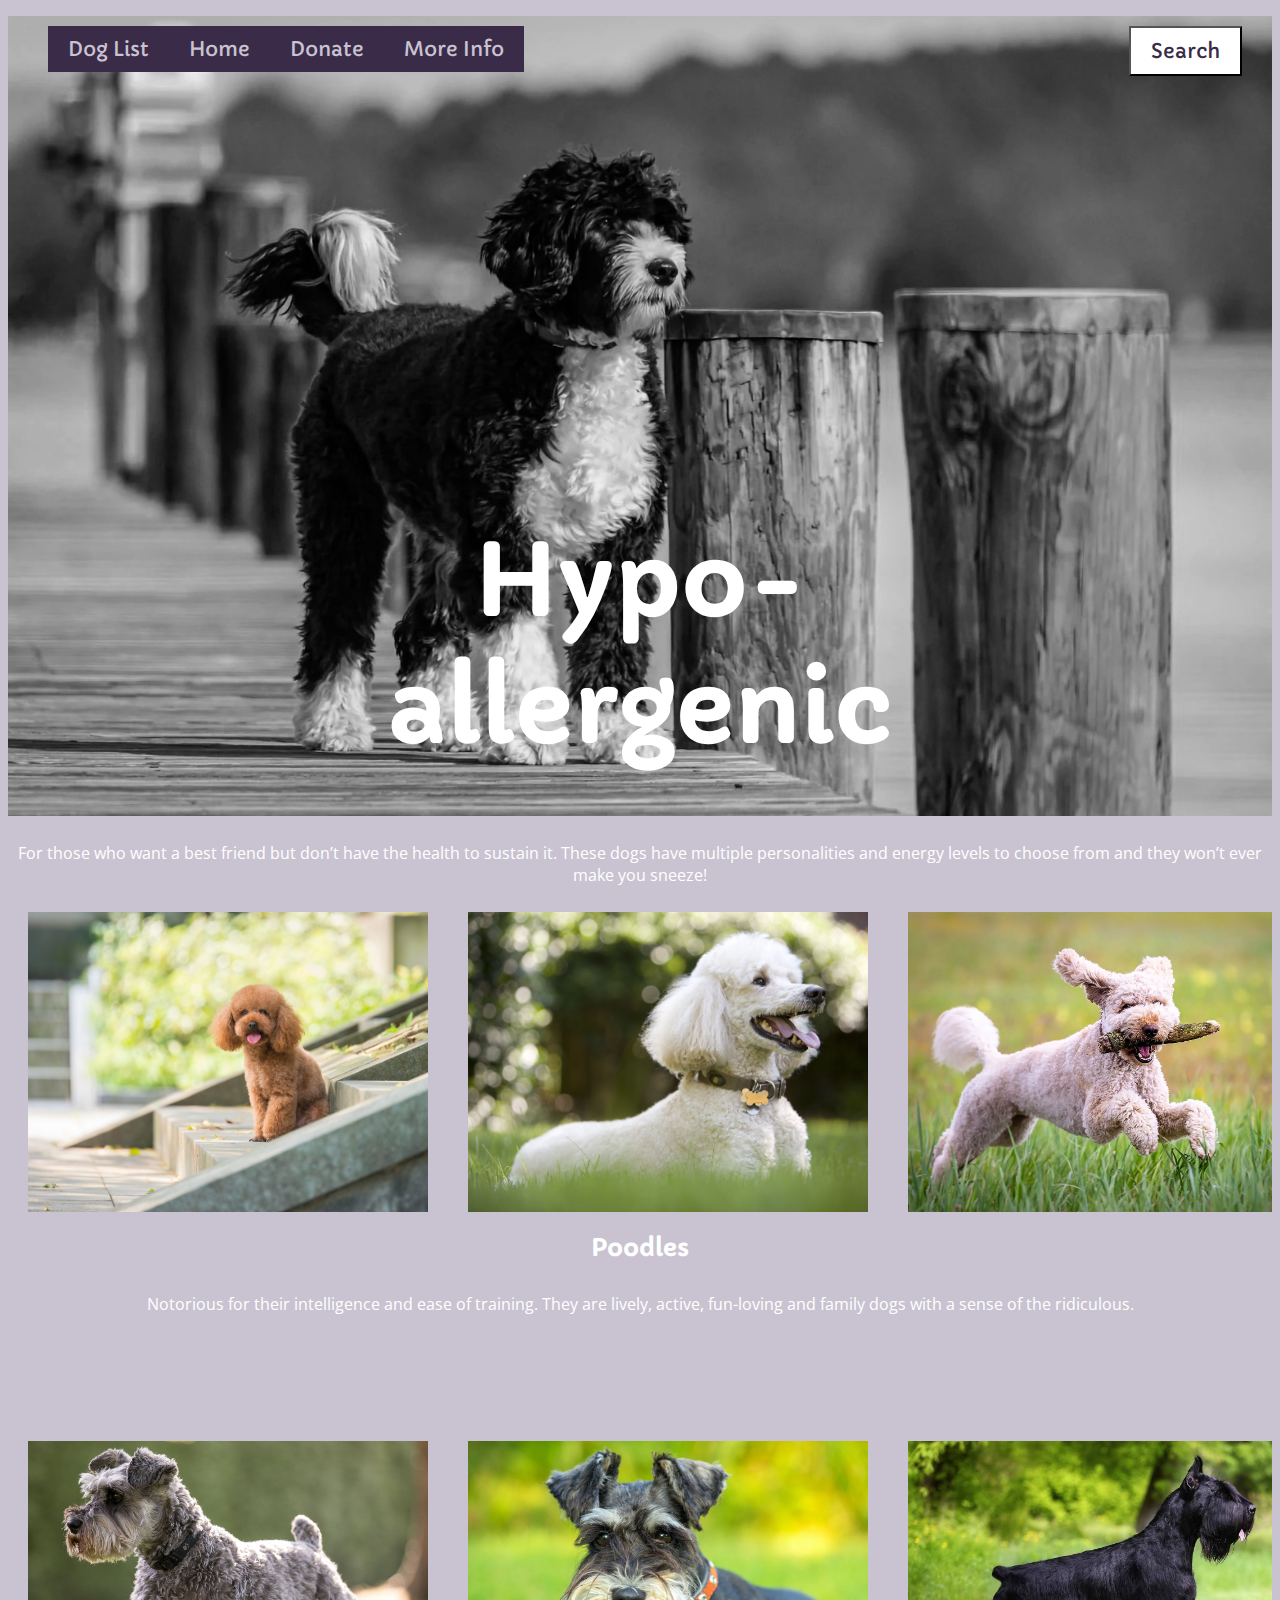
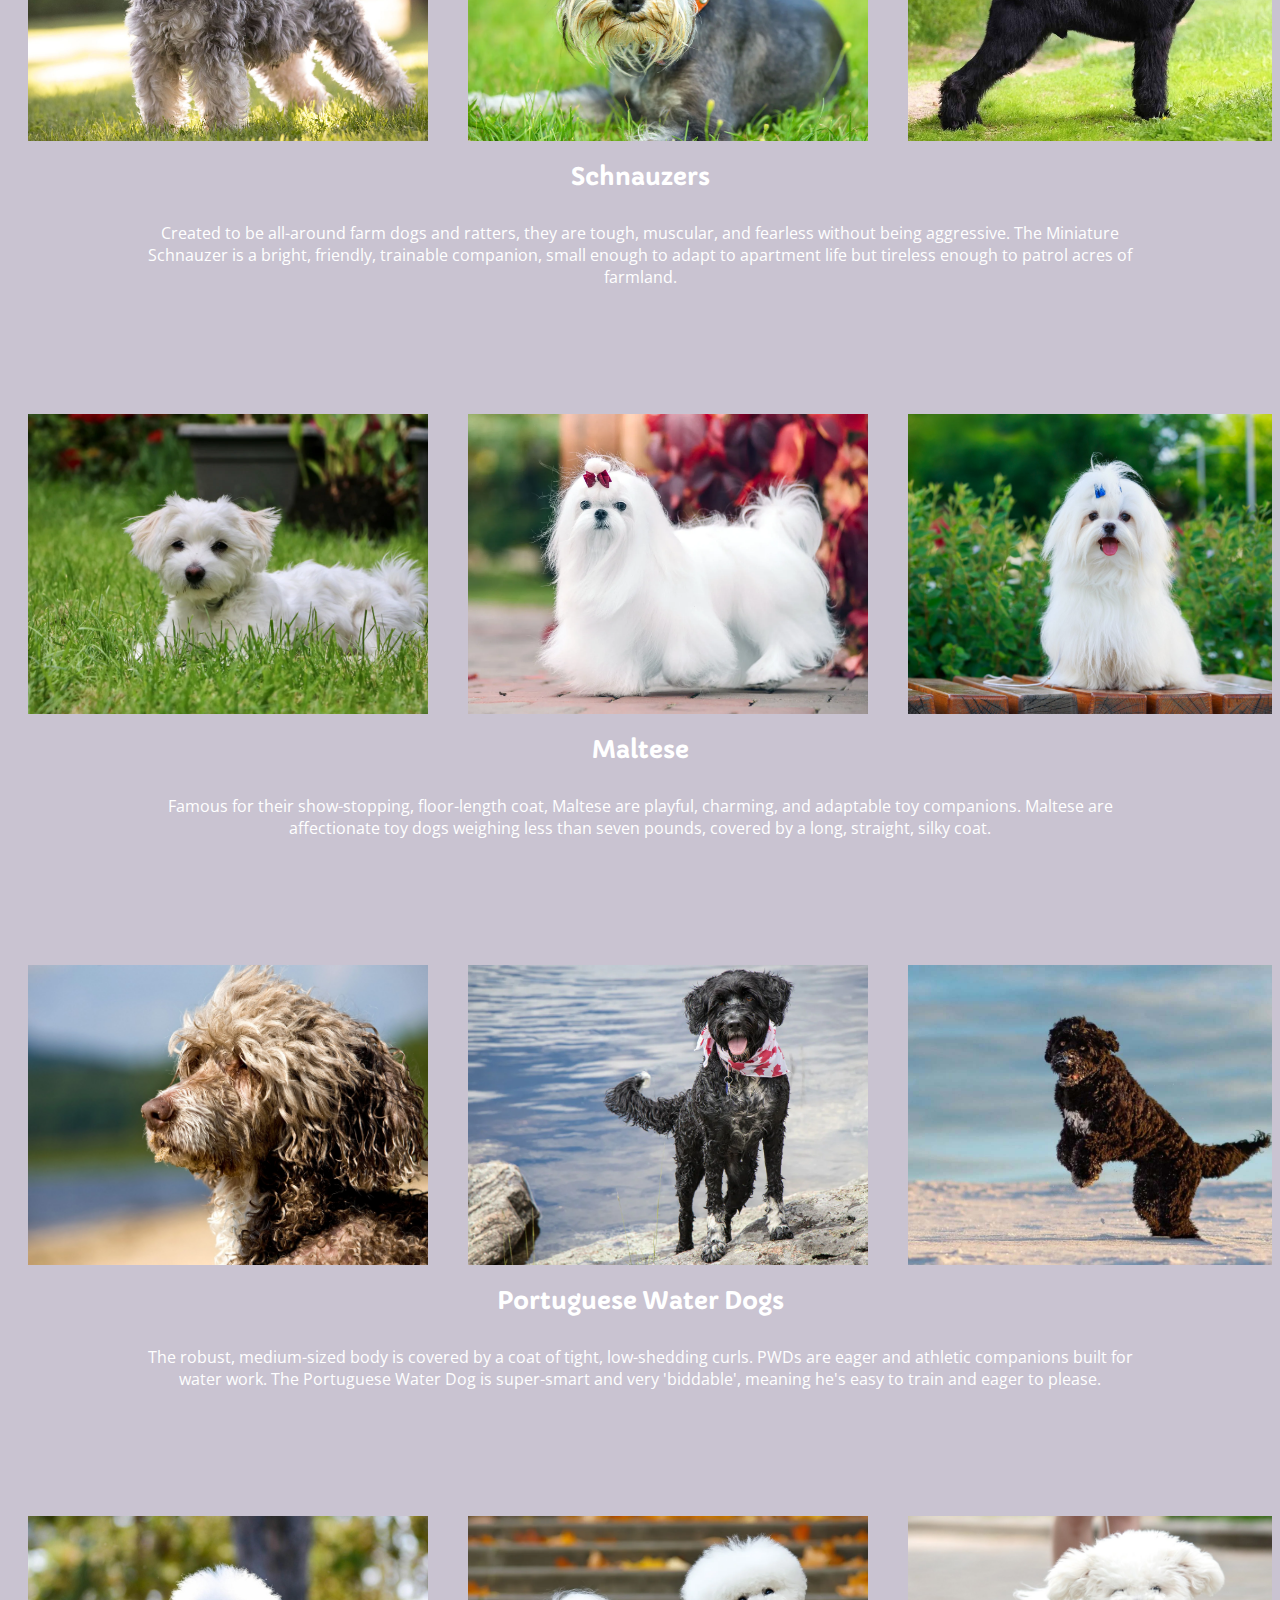
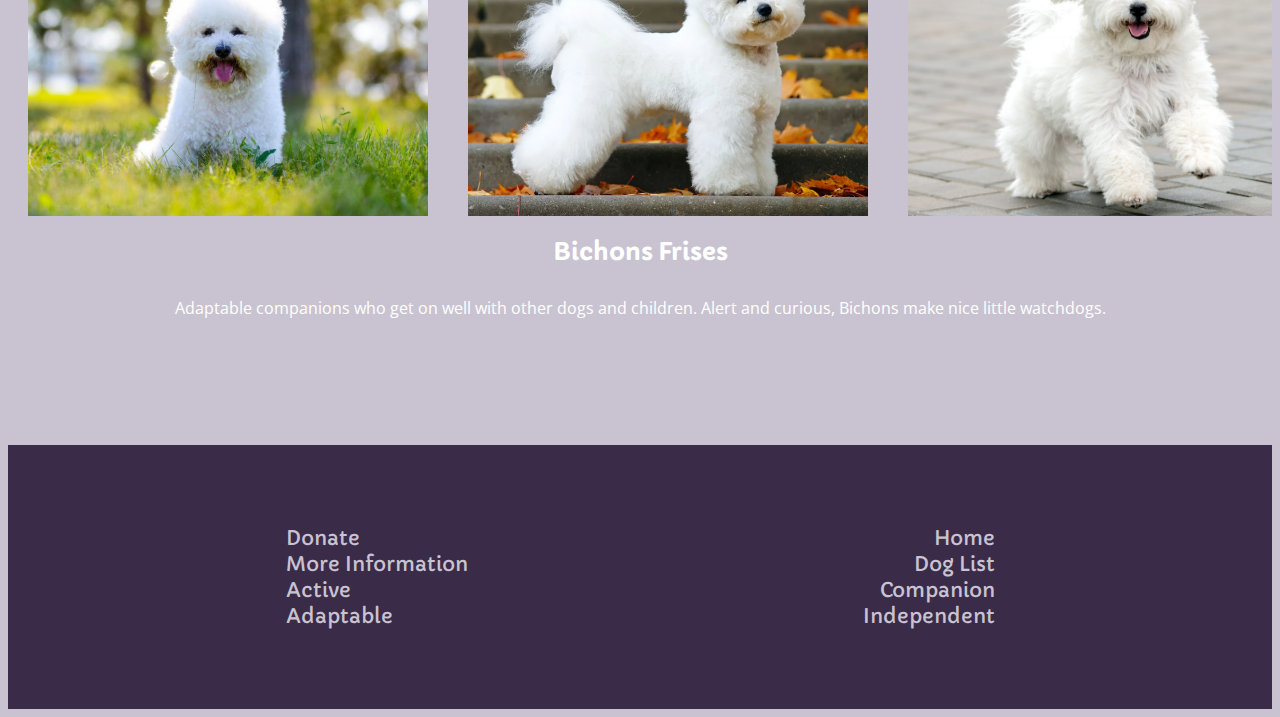
<file: hypoallergenic.html>
<!DOCTYPE html>
<html lang="en">
<head>
    <meta charset="UTF-8">
    <meta http-equiv="X-UA-Compatible" content="IE=edge">
    <meta name="viewport" content="width=device-width, initial-scale=1.0">
    <title>Hypoallergenic Page</title>
    <link rel="stylesheet" href="assets/css/style.css">
</head>
<body>
    <div class="hypoallergenic">
        <menu>
             <li><a class="button" href="doglist.html">Dog List</a></li>
        </menu>
        <menu>
            <li><a class="button" href="index.html">Home</a></li>
        </menu>
        <menu>
            <li><a class="button" href="">Donate</a></li>
        </menu>
        <menu>
            <li><a class="button" href="">More Info</a></li>
        </menu>
        <menu>
            <button id="search">Search</button>
            <input id="input" type="search">
        </menu>
        <br>
    <h1 class="title">Hypo-
        <br> allergenic</h1>
    </div>
    <main>
        <p>For those who want a best friend but don’t have the health to sustain it. These dogs have multiple personalities and energy levels to choose from and they won’t ever make you sneeze!</p>
    </main>
    <section id="images1">
        <img src="assets/images/pooodle.jpeg" alt="poodle sitting on stairs">
        <img src="assets/images/poodle2.jpeg" alt="poodle laying in the grass">
        <img src="assets/images/poodle3.webp" alt="poodle running with a stick in their mouth">
    </section>
    <div class="text">
        <h2>Poodles</h2>
        <p>Notorious for their intelligence and ease of training. They are lively, active, fun-loving and family dogs with a sense of the ridiculous.</p>
    </div>
    
    <section id="images2">
        <img src="assets/images/schnauzer.jpeg" alt=" grey schnauzer standing tall">
        <img src="assets/images/schnauzer2.webp" alt="schnauzer sitting in the grass">
        <img src="assets/images/schnauzer3.jpeg" alt="black schnauzer standing tall">
    </section>
    <div class="text">
        <h2>Schnauzers</h2>
        <p>Created to be all-around farm dogs and ratters, they are tough, muscular, and fearless without being aggressive. The Miniature Schnauzer is a bright, friendly, trainable companion, small enough to adapt to apartment life but tireless enough to patrol acres of farmland.</p>
    </div>
    
    <section id="images3">
        <img src="assets/images/maltese.webp" alt="baby maltese laying in grass">
        <img src="assets/images/maltese2.webp" alt="maltese walking">
        <img src="assets/images/maltese3.jpeg" alt="maltese sitting">
    </section>
    <div class="text">
        <h2>Maltese</h2>
        <p>Famous for their show-stopping, floor-length coat, Maltese are playful, charming, and adaptable toy companions. Maltese are affectionate toy dogs weighing less than seven pounds, covered by a long, straight, silky coat.</p>
    </div>
    
    <section id="images4">
        <img src="assets/images/Portuguese Water Dogs .jpeg" alt="portuguese water dog looking left">
        <img src="assets/images/Portuguese Water Dogs 2.webp" alt="portuguese water dog standing near water">
        <img src="assets/images/Portuguese Water Dogs 3.jpeg" alt="portuguese water dog standing on hind legs ">
    
    </section>
    <div class="text">
        <h2>Portuguese Water Dogs</h2>
        <p>The robust, medium-sized body is covered by a coat of tight, low-shedding curls. PWDs are eager and athletic companions built for water work. The Portuguese Water Dog is super-smart and very 'biddable', meaning he's easy to train and eager to please.</p>
    </div>
    
    <section id="images5">
        <img src="assets/images/Bichons Frises .jpeg" alt="bichons frises sitting in the grass">
        <img src="assets/images/Bichons Frises 2.webp" alt="bichon frises standing on stairs">
        <img src="assets/images/Bichons Frises 3.jpeg" alt="bichon frises running">
    </section>
    <div class="text">
        <h2>Bichons Frises</h2>
        <p>Adaptable companions who get on well with other dogs and children. Alert and curious, Bichons make nice little watchdogs.</p>
    </div>
<footer>
    <div class="footer1">
        <li><a href="">Donate</a></li>
        <li><a href="">More Information</a></li>
        <li><a href="active.html">Active</a></li>
        <li><a href="adaptable.html">Adaptable</a></li>
    </div>
    <div class="footer2">
        <li><a href="index.html">Home</a></li>
        <li><a href="doglist.html">Dog List</a></li>
        <li><a href="companion.html">Companion</a></li>
        <li><a href="independent.html">Independent</a></li>
    </div>
</footer>

<script src="https://code.jquery.com/jquery-3.6.4.min.js" integrity="sha256-oP6HI9z1XaZNBrJURtCoUT5SUnxFr8s3BzRl+cbzUq8=" crossorigin="anonymous"></script>
<script src="assets/css/script.js"></script>
</body>

</html>
</file>
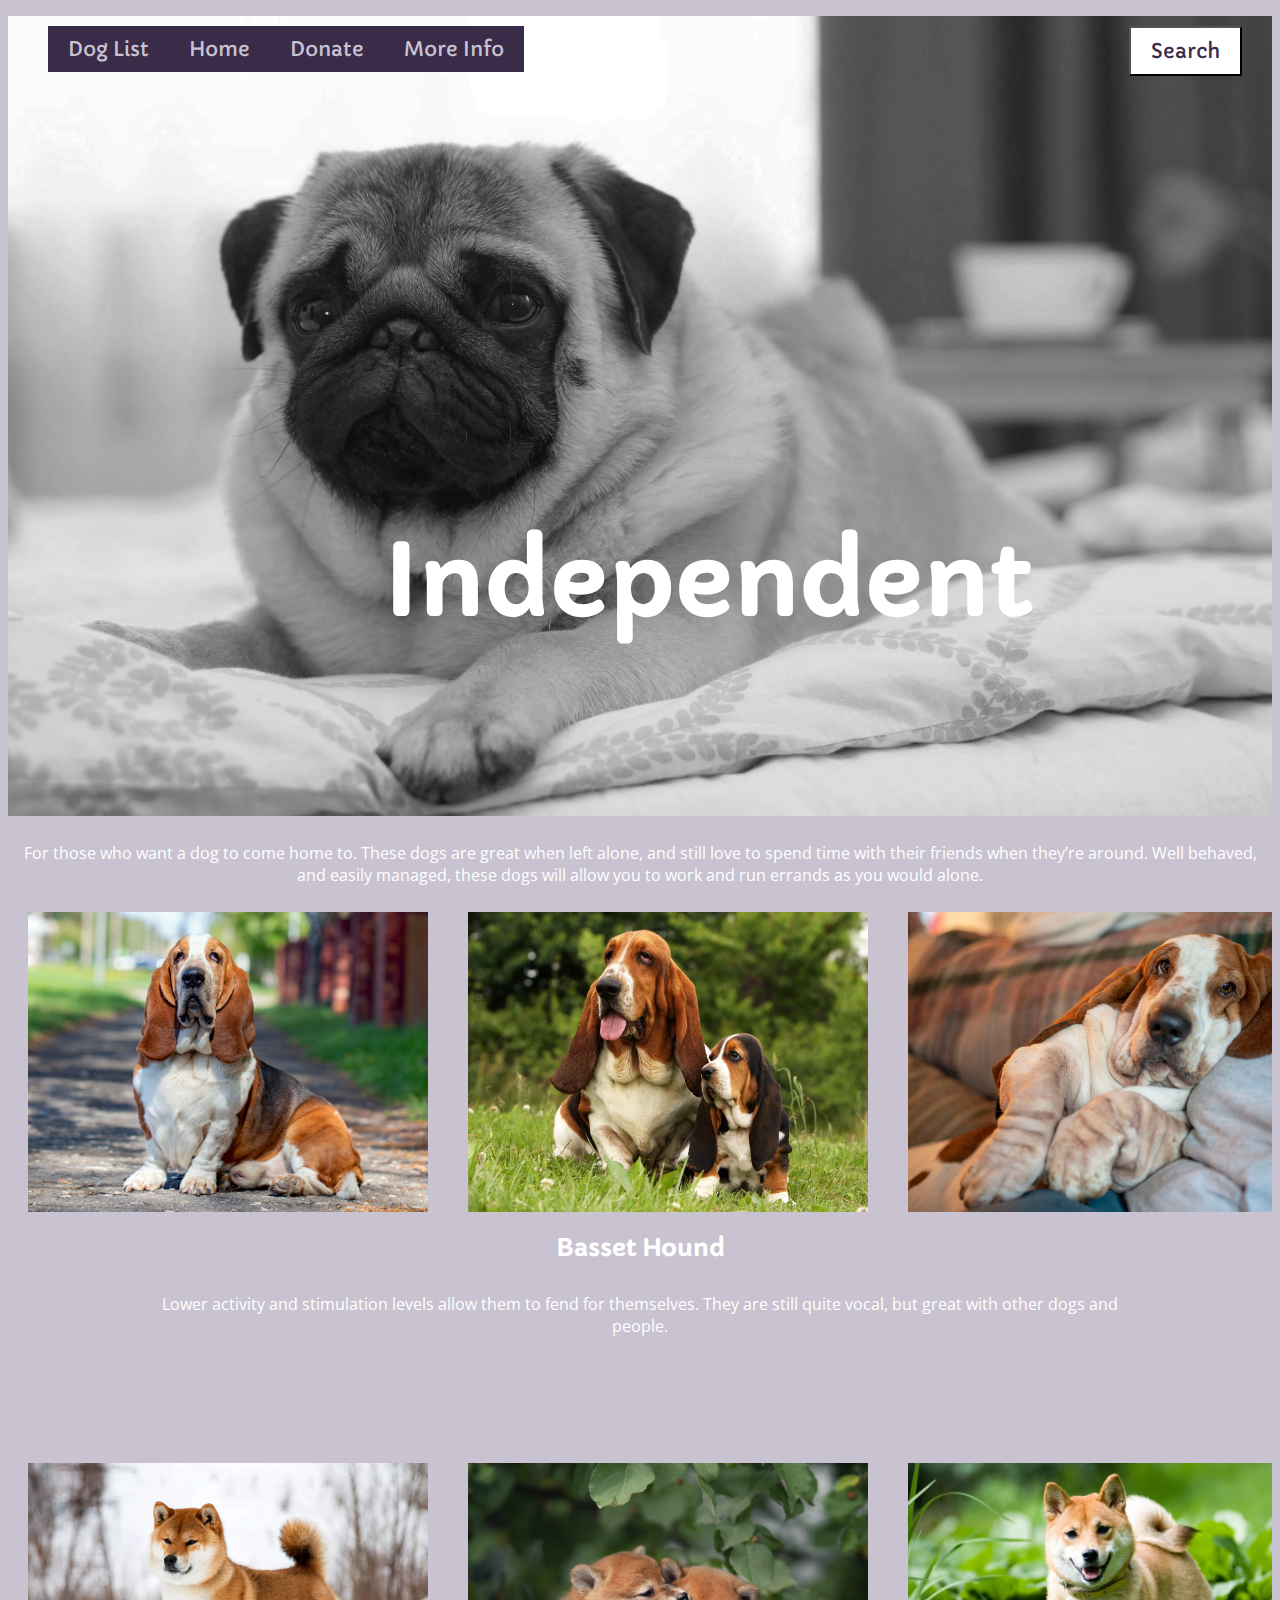
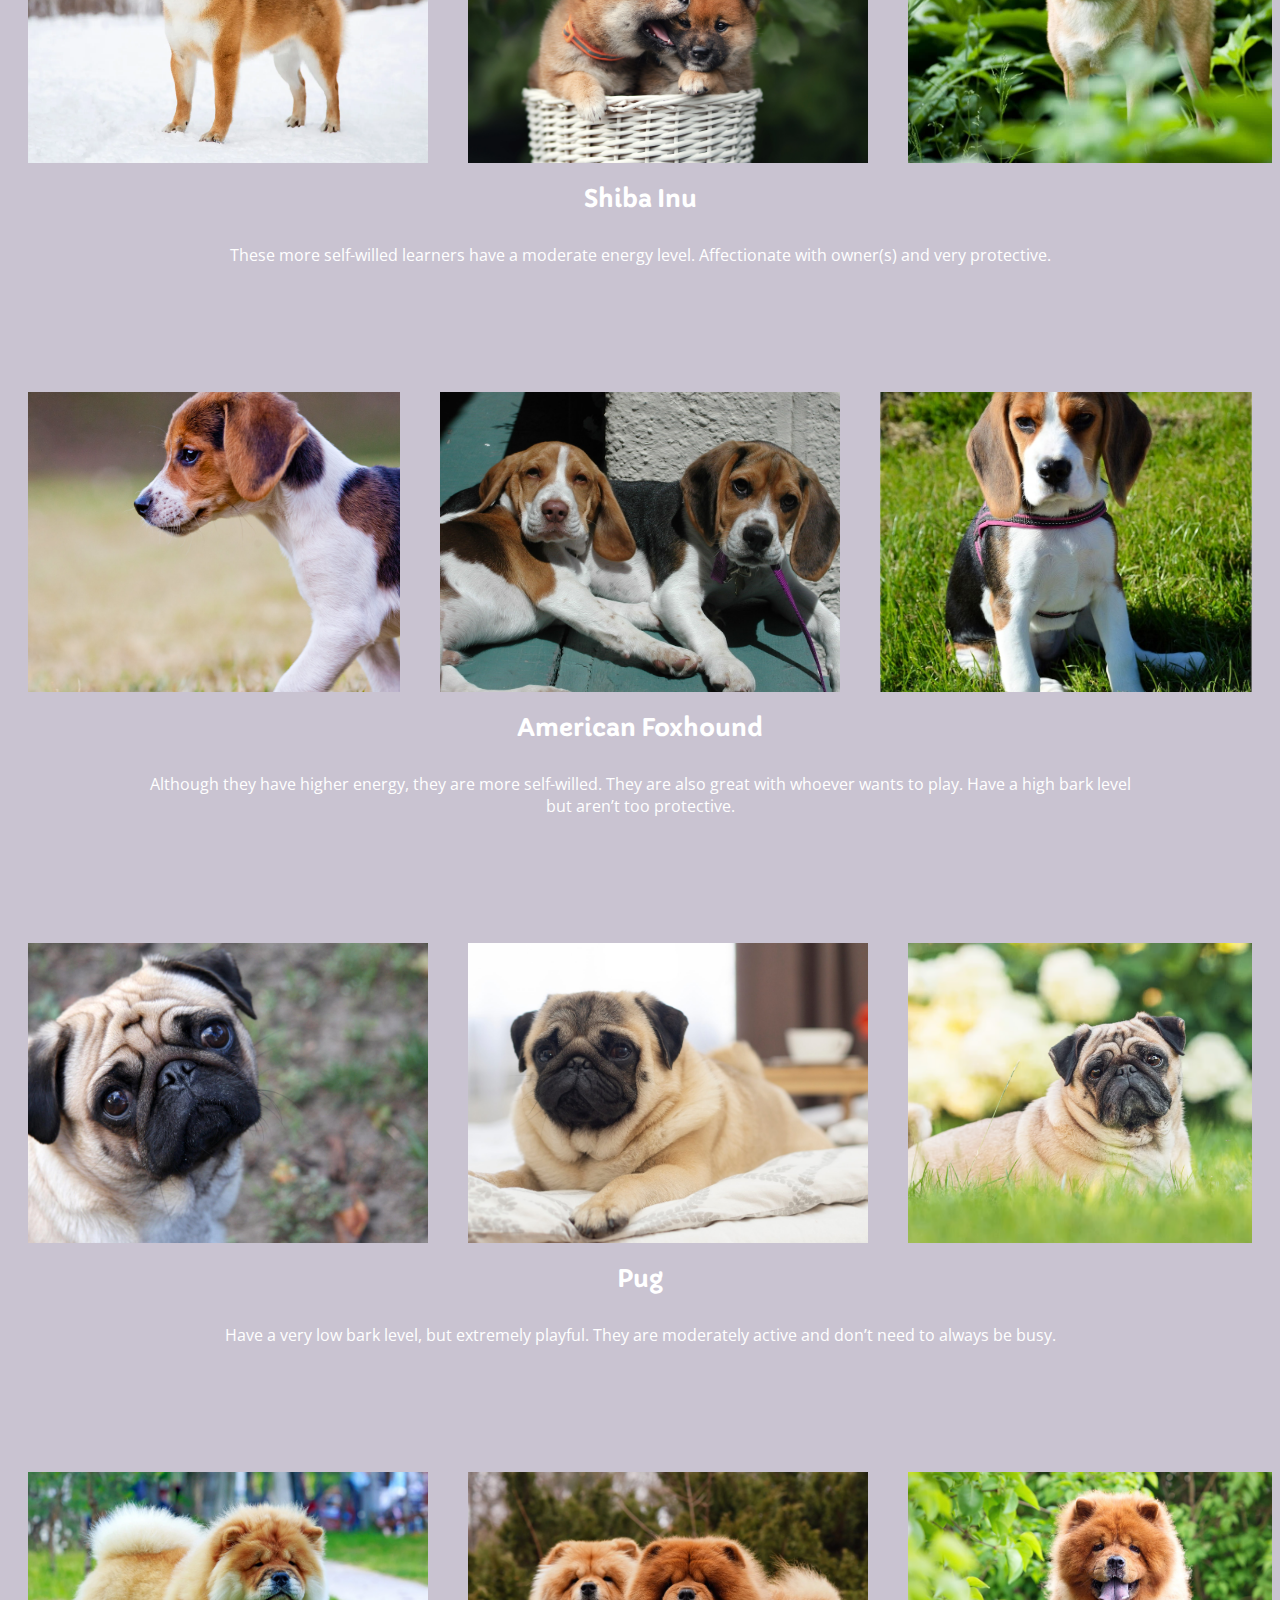
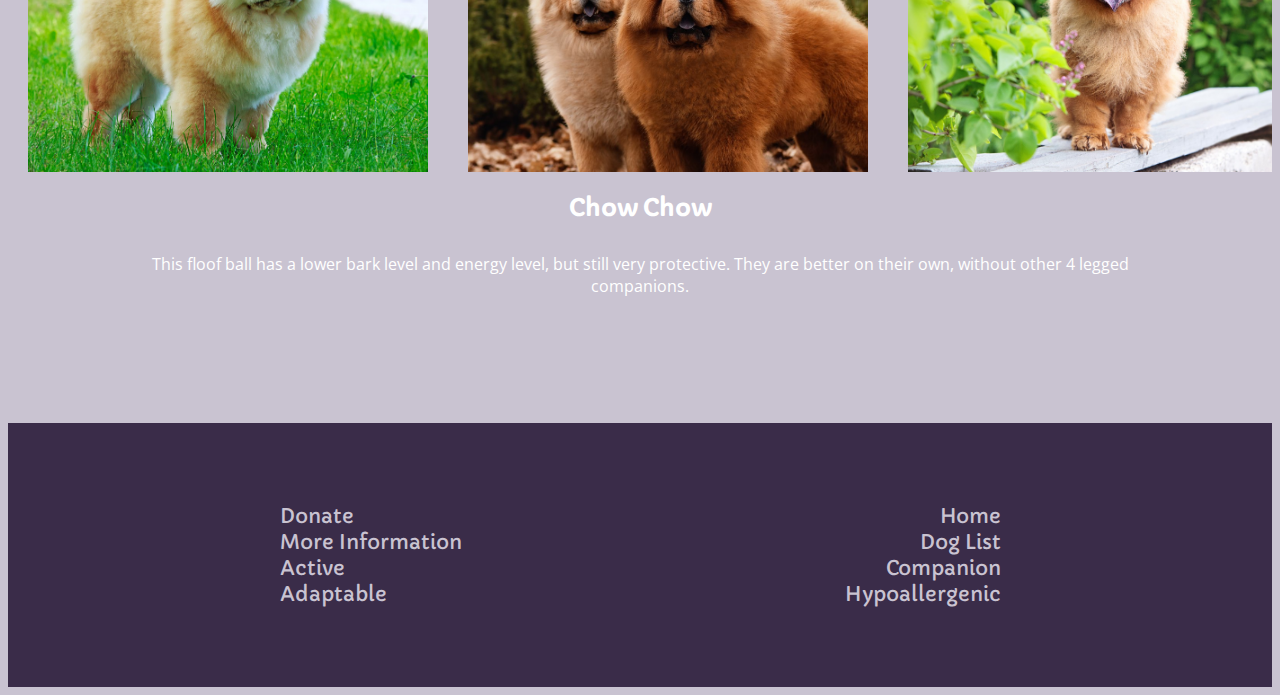
<file: independent.html>
<!DOCTYPE html>
<html lang="en">
<head>
    <meta charset="UTF-8">
    <meta http-equiv="X-UA-Compatible" content="IE=edge">
    <meta name="viewport" content="width=device-width, initial-scale=1.0">
    <title>Independent Page</title>
    <link rel="stylesheet" href="assets/css/style.css">
</head>
<body>
    <div class="independent">
        <menu>
             <li><a class="button" href="doglist.html">Dog List</a></li>
        </menu>
        <menu>
            <li><a class="button" href="index.html">Home</a></li>
        </menu>
        <menu>
            <li><a class="button" href="">Donate</a></li>
        </menu>
        <menu>
            <li><a class="button" href="">More Info</a></li>
        </menu>
        <menu>
            <button id="search">Search</button>
            <input id="input" type="search">
        </menu>
        <br>
    <h1 class="title">Independent</h1>
    </div>
    <main>
        <p>For those who want a dog to come home to. These dogs are great when left alone, and still love to spend time with their friends when they’re around. Well behaved, and easily managed, these dogs will allow you to work and run errands as you would alone.</p>
    </main>
    <section id="images1">
        <img src="assets/images/basset hound.jpeg" alt="basset hound sitting">
        <img src="assets/images/basset hound2.webp" alt="two basset hounds sitting on the grass ">
        <img src="assets/images/basset hound3.jpeg" alt="basset hound laying on couch">
    </section>
    <div class="text">
        <h2>Basset Hound</h2>
        <p>Lower activity and stimulation levels allow them to fend for themselves. They are still quite vocal, but great with other dogs and people.</p>
    </div>
    
    <section id="images2">
        <img src="assets/images/shiba inu.webp" alt="shiba inu standing in the snow">
        <img src="assets/images/shiba inu2.webp" alt="two shiba inus sitting in a basket ">
        <img src="assets/images/shiba inu3.jpeg" alt="shiba inu standing">
    </section>
    <div class="text">
        <h2>Shiba Inu</h2>
        <p>These more self-willed learners have a moderate energy level. Affectionate with owner(s) and very protective.</p>
    </div>
    
    <section id="images3">
        <img src="assets/images/American Foxhound.jpg" alt="baby american foxhound standing">
        <img src="assets/images/American Foxhound2.jpg" alt="two american foxhounds laying down">
        <img src="assets/images/American foxhound3.jpg" alt="young american foxhound sitting in the grass">
    </section>
    <div class="text">
        <h2>American Foxhound</h2>
        <p>Although they have higher energy, they are more self-willed. They are also great with whoever wants to play. Have a high bark level but aren’t too protective.</p>
    </div>
   
    <section id="images4">
        <img src="assets/images/pug.jpeg" alt="pug looking up on the camera">
        <img src="assets/images/pug2.jpeg" alt="pug laying on a bed">
        <img src="assets/images/pug3.avif" alt="pug laying in the grass">
    </section>
    <div class="text">
        <h2>Pug</h2>
        <p>Have a very low bark level, but extremely playful. They are moderately active and don’t need to always be busy.</p>
    </div>
    
    <section id="images5">
        <img src="assets/images/chow chow.jpeg" alt="chow chow standing in the grass">
        <img src="assets/images/chow chow2.jpeg" alt="two chow chows standing">
        <img src="assets/images/chow chow3.jpeg" alt="chow chow standing on a bench">
    </section>
    <div class="text">
        <h2>Chow Chow</h2>
        <p>This floof ball has a lower bark level and energy level, but still very protective. They are better on their own, without other 4 legged companions.</p>
    </div>
<footer>
    <div class="footer1">
        <li><a href="">Donate</a></li>
        <li><a href="">More Information</a></li>
        <li><a href="active.html">Active</a></li>
        <li><a href="adaptable.html">Adaptable</a></li>
    </div>
    <div class="footer2">
        <li><a href="index.html">Home</a></li>
        <li><a href="doglist.html">Dog List</a></li>
        <li><a href="companion.html">Companion</a></li>
        <li><a href="hypoallergenic.html">Hypoallergenic</a></li>
    </div>
</footer>

<script src="https://code.jquery.com/jquery-3.6.4.min.js" integrity="sha256-oP6HI9z1XaZNBrJURtCoUT5SUnxFr8s3BzRl+cbzUq8=" crossorigin="anonymous"></script>
<script src="assets/css/script.js"></script>

</body>
</html>
</file>
<file: assets/css/style.css>
@import url('https://fonts.googleapis.com/css2?family=Capriola&display=swap');
@import url('https://fonts.googleapis.com/css2?family=Open+Sans:wght@300&display=swap');

:root {
    --lightpurple: #C9C3D1;
    --darkpurple: #3A2C49;
    --brown: #B1A0A2;
}

body {
    font-family: 'Capriola', sans-serif;
    color: white;
    background-color: var(--lightpurple);
}

/* Background Image */
div.frontpage {
    background-image: url("../images/index.jpg");
    background-image: fixed;
    min-height: 800px;
    background-size: cover;
    background-position: center;
}

/* buttons */
menu li a {
    text-decoration: none;
    font-style: 'Capriola', sans-serif;
    font-size: 20px;
    color: var(--lightpurple);
    background: var(--darkpurple);
    padding-top: 10px; 
    padding-bottom: 10px; 
    padding-right: 20px; 
    padding-left: 20px; 

}

menu li {
    list-style: none;
    float: left;
    margin-top: 20px;
}

menu li a:hover {
    color:white; 
}

menu button {
    font-family: 'Capriola', sans-serif;
    font-size: 20px;
    color: var(--darkpurple);
    background: white;
    float: right; 
    padding-top: 10px; 
    padding-bottom: 10px;
    padding-right: 20px;
    padding-left: 20px; 
    margin-right: 30px;  
    margin-top: 10px; 
}

menu button:hover {
    color: var(--lightpurple); 
}

menu input {
    padding: 5px; 
    margin-top: 20px; 
}

#input {
    display: none; 
    float: right; 
}

/*hidden*/
#mobile-menu-button {
    display: none;
}

/*header*/
div .title {
    position: absolute;
    text-align: center; 
    top: 50%;
    bottom: 50%;
    right: 30%;
    left: 30%;
    font-size: 100px;
}

p {
    font-family: 'open sans', sans-serif; 
    text-decoration:double;
    text-align: center; 
    padding: 10px; 
}

/* photo grid */
.parent { 
    display: grid; 
    grid-template-columns: repeat(3, 1fr); 
    grid-template-rows: repeat(3, 1fr); 
    grid-column-gap: 0px;
    grid-row-gap: 0px; 
    }
    .div1 { 
        position: relative;
        grid-area: 1 / 1 / 4 / 2; 
    } 
    .div2 { 
        position: relative;
        grid-area: 1 / 3 / 4 / 4; 
    } 
    .div3 { 
        position: relative;
        grid-area: 1 / 2 / 2 / 3; 
    } 
    .div4 { 
        position: relative;
        grid-area: 2 / 2 / 3 / 3; 
    } 
    .div5 { 
        position: relative;
        grid-area: 3 / 2 / 4 / 3; 
    }     

.parent img {
    height: 100%;
    width: 100%;
    object-fit: cover;
}


/*dog divisions*/

.overlay {
    position: absolute;
    bottom: 0px;
    text-align: bottom;
    color: white;
    width: 100%; 
}

.overlay h2 {
    font-size: 30px;
    text-align: center; 
}

.overlay p {
    opacity: 0;
    text-align: center; 
    padding: 5px; 
    font-size: 15px; 
}


.overlay-container:hover p {
    font-size: 20px;
    background-color: rgba(255, 255, 255, .8);
    color: var(--darkpurple);
    display: block; 
    margin-bottom: 0px; 
    opacity: 1; 
    transition: opacity .5s; 
}

/* individual Pages */

/* Active */
div.active {
    background-image: url("../images/ActiveTop.jpg");
    background-image: fixed;
    min-height: 800px;
    background-size: cover;
    background-position: center;
}

/* Hypoallergenic */
div.hypoallergenic {
    background-image: url("../images/hypoallergenictop.jpg");
    background-image: fixed;
    min-height: 800px;
    background-size: cover;
    background-position: center;
}
/* Companion */
div.companion {
    background-image: url("../images/companiontop\ 2.jpg");
    background-image: fixed;
    min-height: 800px;
    background-size: cover;
    background-position: center;
}
/* Adaptable */
div.adaptable {
    background-image: url("../images/adaptabletop.jpg");
    background-image: fixed;
    min-height: 800px;
    background-size: cover;
    background-position: center;
}
/* Independent */
div.independent {
    background-image: url("../images/independenttop.jpg");
    background-image: fixed;
    min-height: 800px;
    background-size: cover;
    background-position: center;
}
/* general */

section img {
    margin: 0 20px;
}

#images1 {
    display: flex;
    justify-content: center;
    flex-wrap: wrap;
}

#images2 {
    display: flex;
    justify-content: center;
    flex-wrap: wrap; 
}

#images3 {
    display: flex;
    justify-content: center;
    flex-wrap: wrap; 
}

#images4 {
    display: flex;
    justify-content: center;
    flex-wrap: wrap; 
}

#images5 {
    display: flex;
    justify-content: center;
    flex-wrap: wrap; 
}

section img {
    height: 300px;
    width: 400px;
    object-fit: cover;
}

.text {
    margin: 0px; 
    text-align: center; 
    margin: 20px; 
    padding-bottom: 80px;
    padding-left: 100px; 
    padding-right: 100px; 
}

.text h2 {
    padding-bottom: 0px; 
}

@media (max-width: 1340px) {
    #images1 {
        flex-wrap: nowrap;
        overflow-x: auto;
        justify-content: left; 
        }
    }

@media (max-width: 1340px) {
    #images2 {
        flex-wrap: nowrap;
        overflow-x: auto;
        justify-content: left; 
        }
    }
@media (max-width: 1340px) {
        #images3 {
            flex-wrap: nowrap;
            overflow-x: auto;
            justify-content: left; 
            }
        }
@media (max-width: 1340px) {
            #images4 {
                flex-wrap: nowrap;
                overflow-x: auto;
                justify-content: left; 
                }
            }
@media (max-width: 1340px) {
                #images5 {
                    flex-wrap: nowrap;
                    overflow-x: auto;
                    justify-content: left; 
                    }
                }
                

/*dog list page*/
div.doglist {
    background-image: url("../images/DogListTop.jpeg");
    background-image: fixed;
    max-height: 550px;
    background-size: cover;
    background-position: center;
}

div .doglisttitle {
    position: absolute;
    text-align: center;
    top: 30%;
    bottom: 20%;
    right: 30%;
    left: 30%;
    font-size: 100px;
}

ul {
    list-style: none;
}

li a{
    text-decoration: none; 
    color: var(--darkpurple);
}

span {
    font-size: 12px; 
    font-family: 'open sans', sans-serif; 
    padding-bottom: 20px;
}
.container {
    display: flex; 
    
}
.column {
    width: 50%; 
    padding: 20px; 
    margin-left: 200px; 
}

.column2 {
    width: 50%; 
    padding: 20px; 
    margin-left: 200px; 
}
/*footer*/
footer {
    background-color: var(--darkpurple);
    padding: 80px;
    display: flex;
    justify-content: space-around;
    margin: 0 auto;
    position: relative; 
}

footer li {
    list-style: none;
}

footer li a {
    text-decoration: none;
    font-style: 'Capriola', sans-serif;
    font-size: 20px;
    color: var(--lightpurple);
}

.footer1 {
    text-align: left;
}

.footer2 {
    text-align: right;
}

footer div li a:hover{
    color: white; 
}

/* If the screen size is 601px wide or more, set the font-size of <div> to 80px */
@media screen and (min-width: 601px) {
    div .title {
      font-size: 100px;
    }
  }
  
  /* If the screen size is 600px wide or less, set the font-size of <div> to 30px */
  @media screen and (max-width: 775px) {
    div .title {
      font-size: 80px;
    }
  }

  @media screen and (max-width: 620px) {
    div .title {
      font-size: 60px;
    }
  }

@media screen and (min-width: 601px) {
    div .doglisttitle {
      font-size: 100px;
    }
  }
  
  @media screen and (max-width: 775px) {
    div .doglisttitle {
      font-size: 80px;
    }
  }

  @media screen and (max-width: 620px) {
    div .doglisttitle {
      font-size: 60px;
    }
  }

  @media screen and (max-width: 800px) {
    .overlay h2 {
        font-size: 20px; 
        text-align: center; 
        position: absolute;
    }
  }
  @media screen and (max-width: 800px) {
    .overlay p {
        font-size: 12px; 
    }
  }

  @media screen and (max-width: 800px) {
    .overlay-container:hover p {
        font-size: 12px; 
        
        
    }
  }

  @media screen and (max-width:800px) {
    .container {
        display: block;
    }
  }


  @media screen and (max-width: 800px) {
    footer li a {
        font-size: 12px; 
    }
  }
</file>
